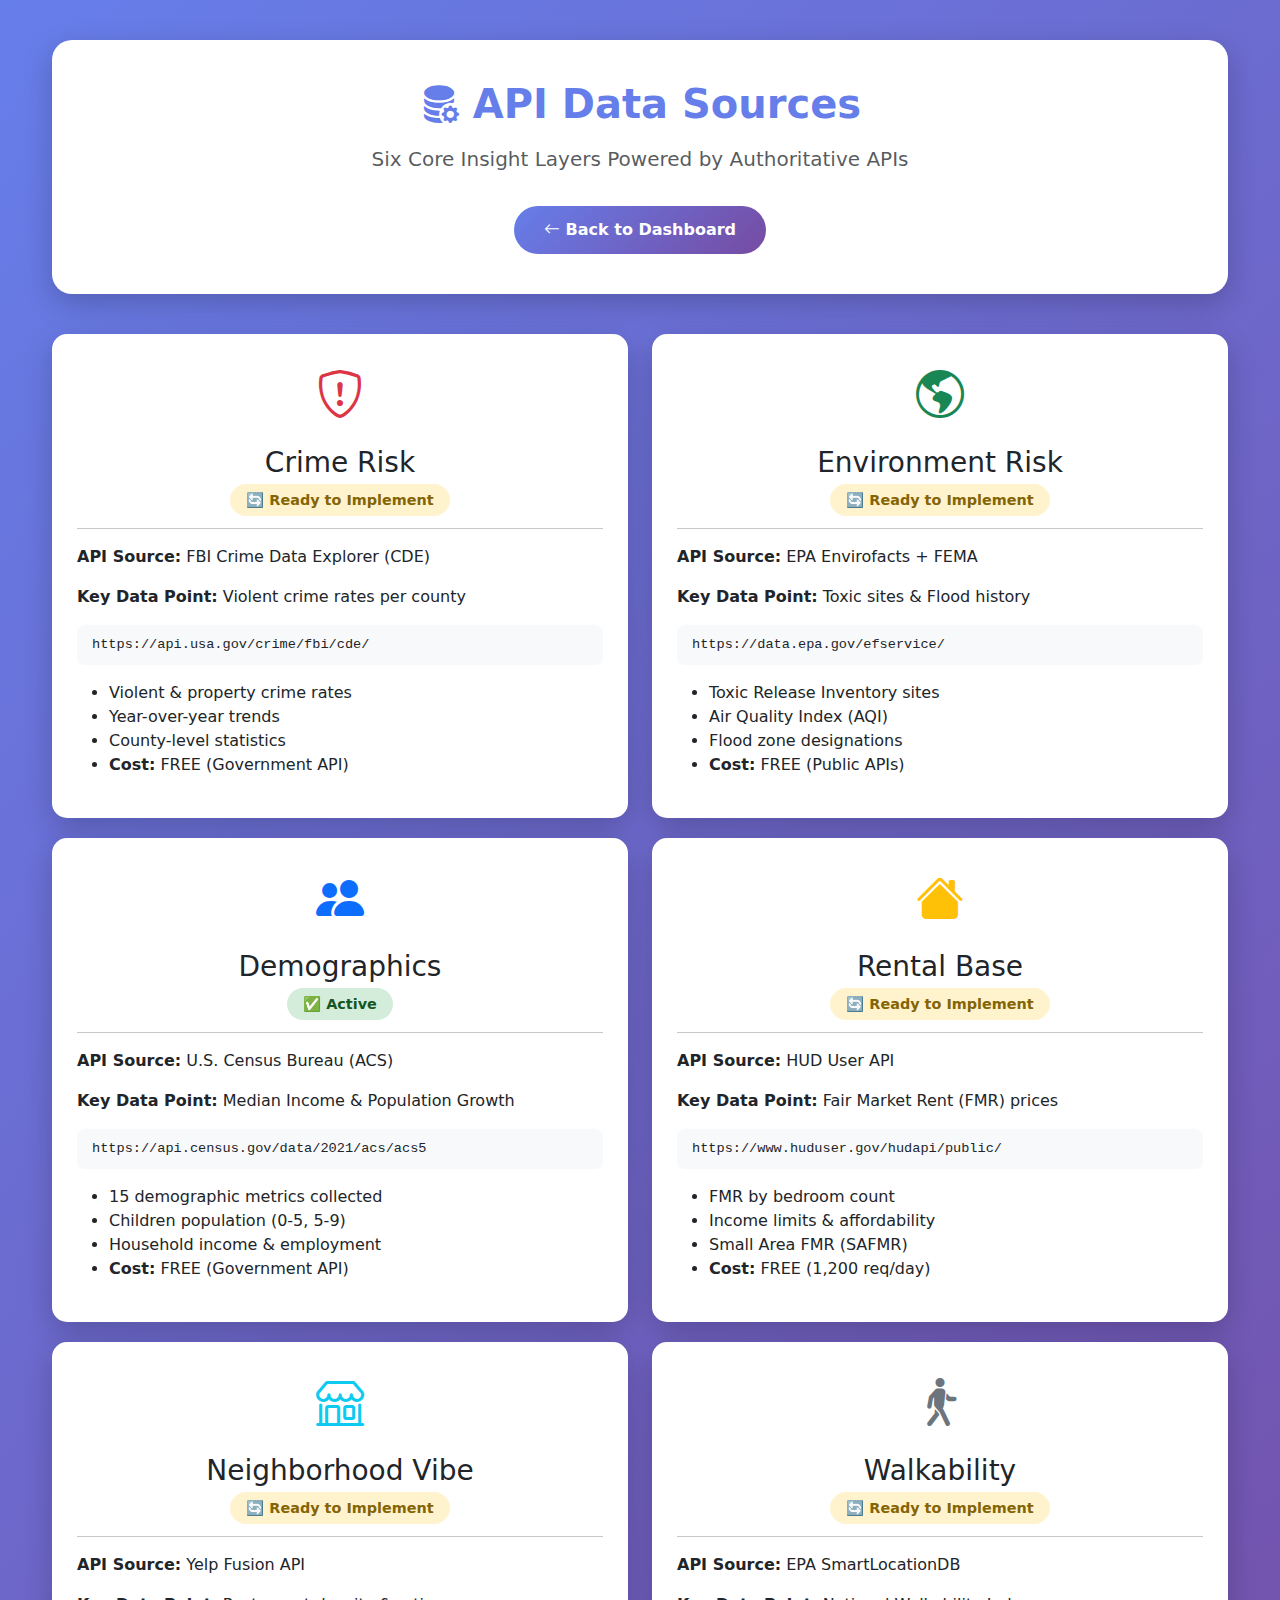
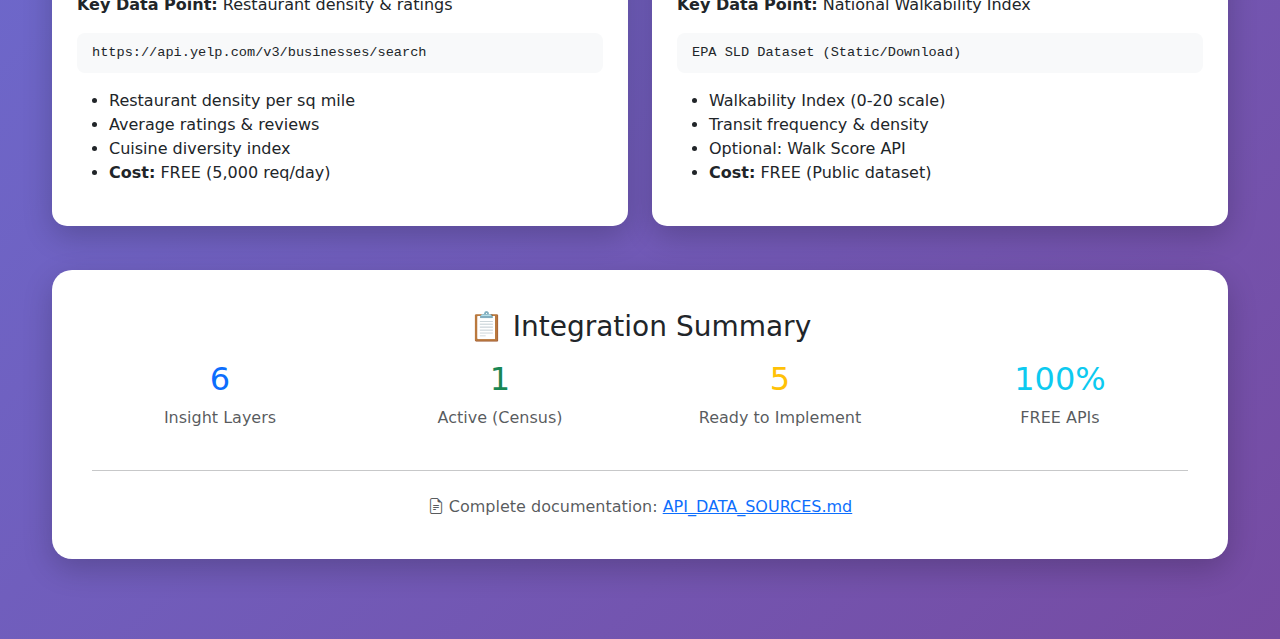
<file: app/templates/api_sources.html>
<!DOCTYPE html>
<html lang="en">
<head>
    <meta charset="UTF-8">
    <meta name="viewport" content="width=device-width, initial-scale=1.0">
    <title>API Data Sources - Brightspot Locator AI</title>
    <link href="https://cdn.jsdelivr.net/npm/bootstrap@5.3.2/dist/css/bootstrap.min.css" rel="stylesheet">
    <link rel="stylesheet" href="https://cdn.jsdelivr.net/npm/bootstrap-icons@1.11.2/font/bootstrap-icons.css">
    <style>
        body {
            background: linear-gradient(135deg, #667eea 0%, #764ba2 100%);
            min-height: 100vh;
            padding: 40px 0;
        }
        .container {
            max-width: 1200px;
        }
        .layer-card {
            background: white;
            border-radius: 15px;
            padding: 25px;
            margin-bottom: 20px;
            box-shadow: 0 10px 30px rgba(0,0,0,0.2);
            transition: transform 0.3s ease, box-shadow 0.3s ease;
        }
        .layer-card:hover {
            transform: translateY(-5px);
            box-shadow: 0 15px 40px rgba(0,0,0,0.3);
        }
        .layer-icon {
            font-size: 3rem;
            margin-bottom: 15px;
        }
        .status-badge {
            padding: 8px 16px;
            border-radius: 20px;
            font-weight: 600;
            font-size: 0.9rem;
        }
        .status-active {
            background: #d4edda;
            color: #155724;
        }
        .status-ready {
            background: #fff3cd;
            color: #856404;
        }
        .header-card {
            background: white;
            border-radius: 20px;
            padding: 40px;
            margin-bottom: 40px;
            box-shadow: 0 10px 30px rgba(0,0,0,0.2);
            text-align: center;
        }
        .api-endpoint {
            background: #f8f9fa;
            padding: 10px 15px;
            border-radius: 8px;
            font-family: 'Courier New', monospace;
            font-size: 0.85rem;
            margin-top: 10px;
        }
        h1 {
            color: #667eea;
            font-weight: 700;
        }
        .btn-back {
            background: linear-gradient(135deg, #667eea 0%, #764ba2 100%);
            border: none;
            color: white;
            padding: 12px 30px;
            border-radius: 25px;
            font-weight: 600;
        }
    </style>
</head>
<body>
    <div class="container">
        <!-- Header -->
        <div class="header-card">
            <h1 class="mb-3"><i class="bi bi-database-fill-gear"></i> API Data Sources</h1>
            <p class="lead text-muted">Six Core Insight Layers Powered by Authoritative APIs</p>
            <a href="/" class="btn btn-back mt-3">
                <i class="bi bi-arrow-left"></i> Back to Dashboard
            </a>
        </div>

        <!-- Layer Cards -->
        <div class="row">
            <!-- Crime Risk -->
            <div class="col-md-6">
                <div class="layer-card">
                    <div class="text-center">
                        <div class="layer-icon text-danger">
                            <i class="bi bi-shield-exclamation"></i>
                        </div>
                        <h3>Crime Risk</h3>
                        <span class="status-badge status-ready">🔄 Ready to Implement</span>
                    </div>
                    <hr>
                    <p><strong>API Source:</strong> FBI Crime Data Explorer (CDE)</p>
                    <p><strong>Key Data Point:</strong> Violent crime rates per county</p>
                    <div class="api-endpoint">
                        https://api.usa.gov/crime/fbi/cde/
                    </div>
                    <ul class="mt-3">
                        <li>Violent & property crime rates</li>
                        <li>Year-over-year trends</li>
                        <li>County-level statistics</li>
                        <li><strong>Cost:</strong> FREE (Government API)</li>
                    </ul>
                </div>
            </div>

            <!-- Environment Risk -->
            <div class="col-md-6">
                <div class="layer-card">
                    <div class="text-center">
                        <div class="layer-icon text-success">
                            <i class="bi bi-globe-americas"></i>
                        </div>
                        <h3>Environment Risk</h3>
                        <span class="status-badge status-ready">🔄 Ready to Implement</span>
                    </div>
                    <hr>
                    <p><strong>API Source:</strong> EPA Envirofacts + FEMA</p>
                    <p><strong>Key Data Point:</strong> Toxic sites & Flood history</p>
                    <div class="api-endpoint">
                        https://data.epa.gov/efservice/
                    </div>
                    <ul class="mt-3">
                        <li>Toxic Release Inventory sites</li>
                        <li>Air Quality Index (AQI)</li>
                        <li>Flood zone designations</li>
                        <li><strong>Cost:</strong> FREE (Public APIs)</li>
                    </ul>
                </div>
            </div>

            <!-- Demographics -->
            <div class="col-md-6">
                <div class="layer-card">
                    <div class="text-center">
                        <div class="layer-icon text-primary">
                            <i class="bi bi-people-fill"></i>
                        </div>
                        <h3>Demographics</h3>
                        <span class="status-badge status-active">✅ Active</span>
                    </div>
                    <hr>
                    <p><strong>API Source:</strong> U.S. Census Bureau (ACS)</p>
                    <p><strong>Key Data Point:</strong> Median Income & Population Growth</p>
                    <div class="api-endpoint">
                        https://api.census.gov/data/2021/acs/acs5
                    </div>
                    <ul class="mt-3">
                        <li>15 demographic metrics collected</li>
                        <li>Children population (0-5, 5-9)</li>
                        <li>Household income & employment</li>
                        <li><strong>Cost:</strong> FREE (Government API)</li>
                    </ul>
                </div>
            </div>

            <!-- Rental Base -->
            <div class="col-md-6">
                <div class="layer-card">
                    <div class="text-center">
                        <div class="layer-icon text-warning">
                            <i class="bi bi-house-fill"></i>
                        </div>
                        <h3>Rental Base</h3>
                        <span class="status-badge status-ready">🔄 Ready to Implement</span>
                    </div>
                    <hr>
                    <p><strong>API Source:</strong> HUD User API</p>
                    <p><strong>Key Data Point:</strong> Fair Market Rent (FMR) prices</p>
                    <div class="api-endpoint">
                        https://www.huduser.gov/hudapi/public/
                    </div>
                    <ul class="mt-3">
                        <li>FMR by bedroom count</li>
                        <li>Income limits & affordability</li>
                        <li>Small Area FMR (SAFMR)</li>
                        <li><strong>Cost:</strong> FREE (1,200 req/day)</li>
                    </ul>
                </div>
            </div>

            <!-- Neighborhood Vibe -->
            <div class="col-md-6">
                <div class="layer-card">
                    <div class="text-center">
                        <div class="layer-icon text-info">
                            <i class="bi bi-shop"></i>
                        </div>
                        <h3>Neighborhood Vibe</h3>
                        <span class="status-badge status-ready">🔄 Ready to Implement</span>
                    </div>
                    <hr>
                    <p><strong>API Source:</strong> Yelp Fusion API</p>
                    <p><strong>Key Data Point:</strong> Restaurant density & ratings</p>
                    <div class="api-endpoint">
                        https://api.yelp.com/v3/businesses/search
                    </div>
                    <ul class="mt-3">
                        <li>Restaurant density per sq mile</li>
                        <li>Average ratings & reviews</li>
                        <li>Cuisine diversity index</li>
                        <li><strong>Cost:</strong> FREE (5,000 req/day)</li>
                    </ul>
                </div>
            </div>

            <!-- Walkability -->
            <div class="col-md-6">
                <div class="layer-card">
                    <div class="text-center">
                        <div class="layer-icon text-secondary">
                            <i class="bi bi-person-walking"></i>
                        </div>
                        <h3>Walkability</h3>
                        <span class="status-badge status-ready">🔄 Ready to Implement</span>
                    </div>
                    <hr>
                    <p><strong>API Source:</strong> EPA SmartLocationDB</p>
                    <p><strong>Key Data Point:</strong> National Walkability Index</p>
                    <div class="api-endpoint">
                        EPA SLD Dataset (Static/Download)
                    </div>
                    <ul class="mt-3">
                        <li>Walkability Index (0-20 scale)</li>
                        <li>Transit frequency & density</li>
                        <li>Optional: Walk Score API</li>
                        <li><strong>Cost:</strong> FREE (Public dataset)</li>
                    </ul>
                </div>
            </div>
        </div>

        <!-- Summary Card -->
        <div class="header-card mt-4">
            <h3 class="mb-3">📋 Integration Summary</h3>
            <div class="row text-center">
                <div class="col-md-3">
                    <h2 class="text-primary">6</h2>
                    <p class="text-muted">Insight Layers</p>
                </div>
                <div class="col-md-3">
                    <h2 class="text-success">1</h2>
                    <p class="text-muted">Active (Census)</p>
                </div>
                <div class="col-md-3">
                    <h2 class="text-warning">5</h2>
                    <p class="text-muted">Ready to Implement</p>
                </div>
                <div class="col-md-3">
                    <h2 class="text-info">100%</h2>
                    <p class="text-muted">FREE APIs</p>
                </div>
            </div>
            <hr class="my-4">
            <p class="text-muted mb-0">
                <i class="bi bi-file-earmark-text"></i> 
                Complete documentation: <a href="/static/docs/API_DATA_SOURCES.md" target="_blank">API_DATA_SOURCES.md</a>
            </p>
        </div>
    </div>

    <script src="https://cdn.jsdelivr.net/npm/bootstrap@5.3.2/dist/js/bootstrap.bundle.min.js"></script>
</body>
</html>
</file>
